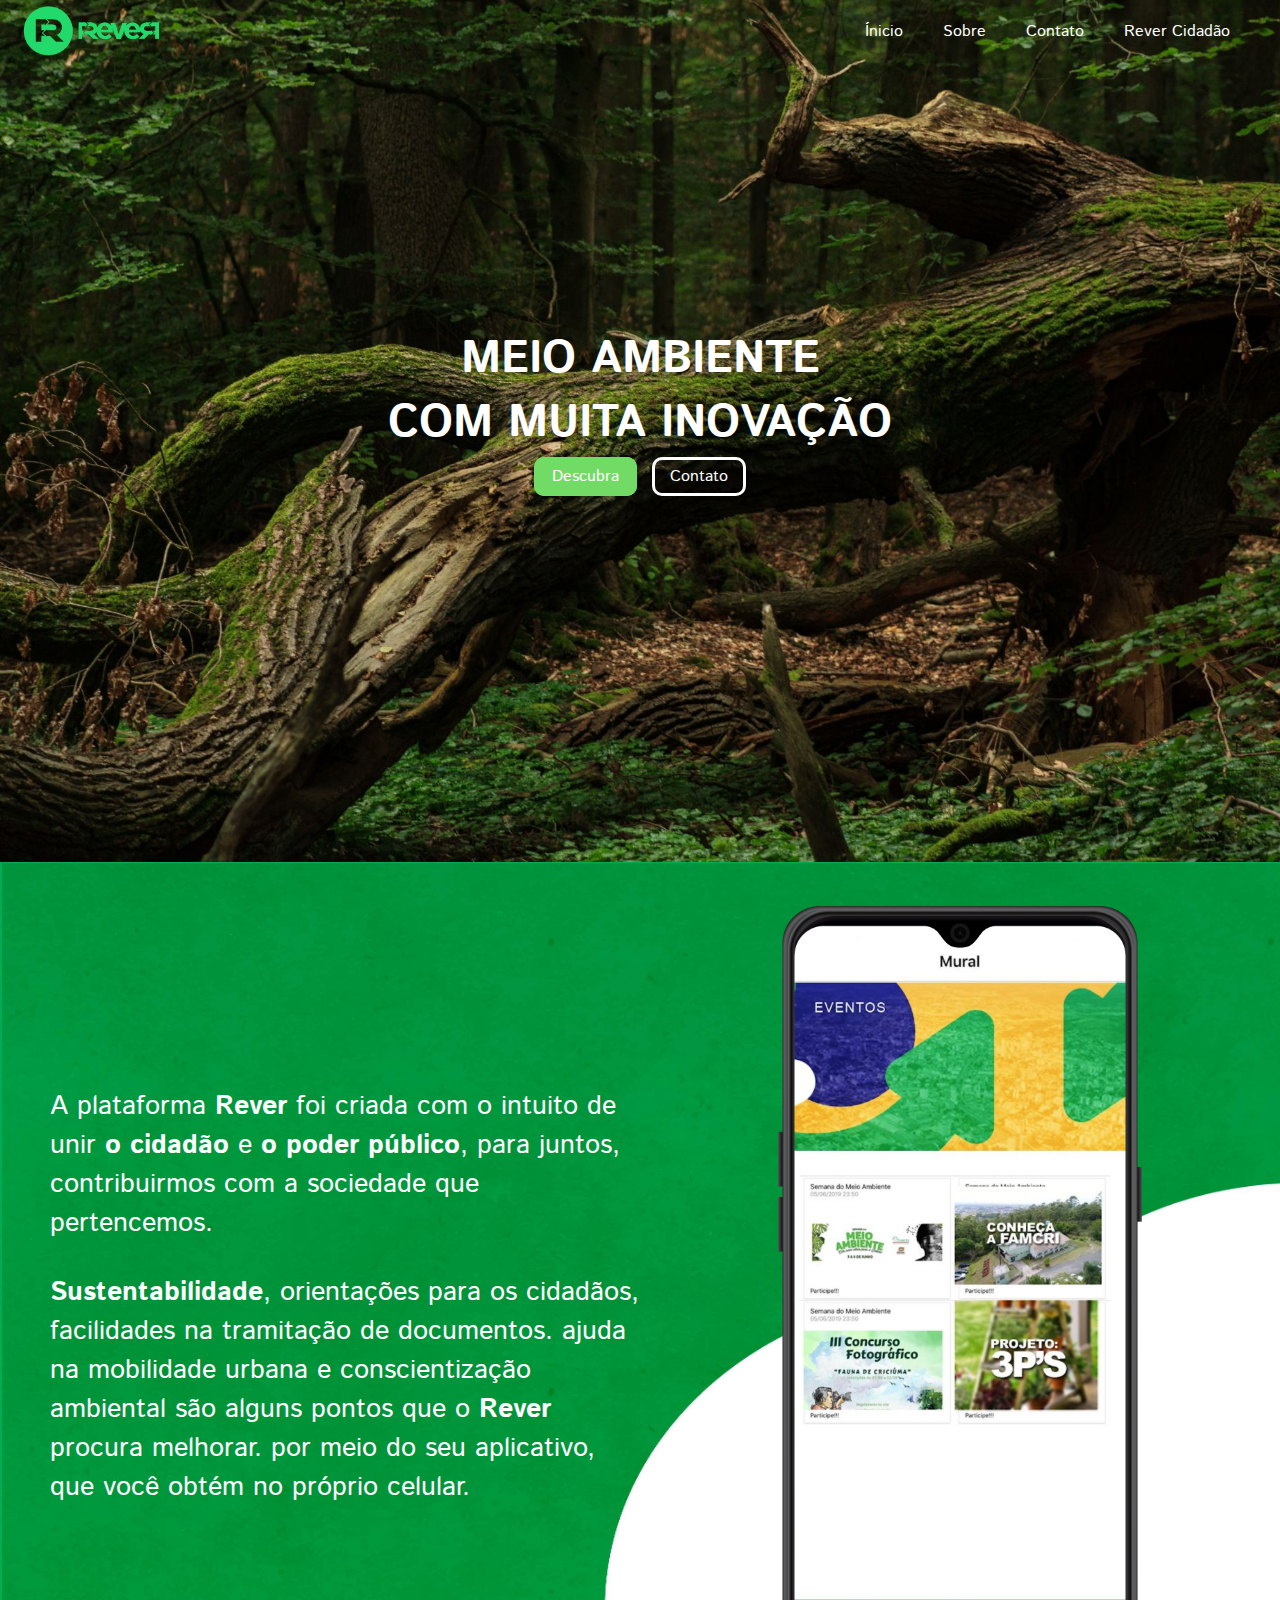
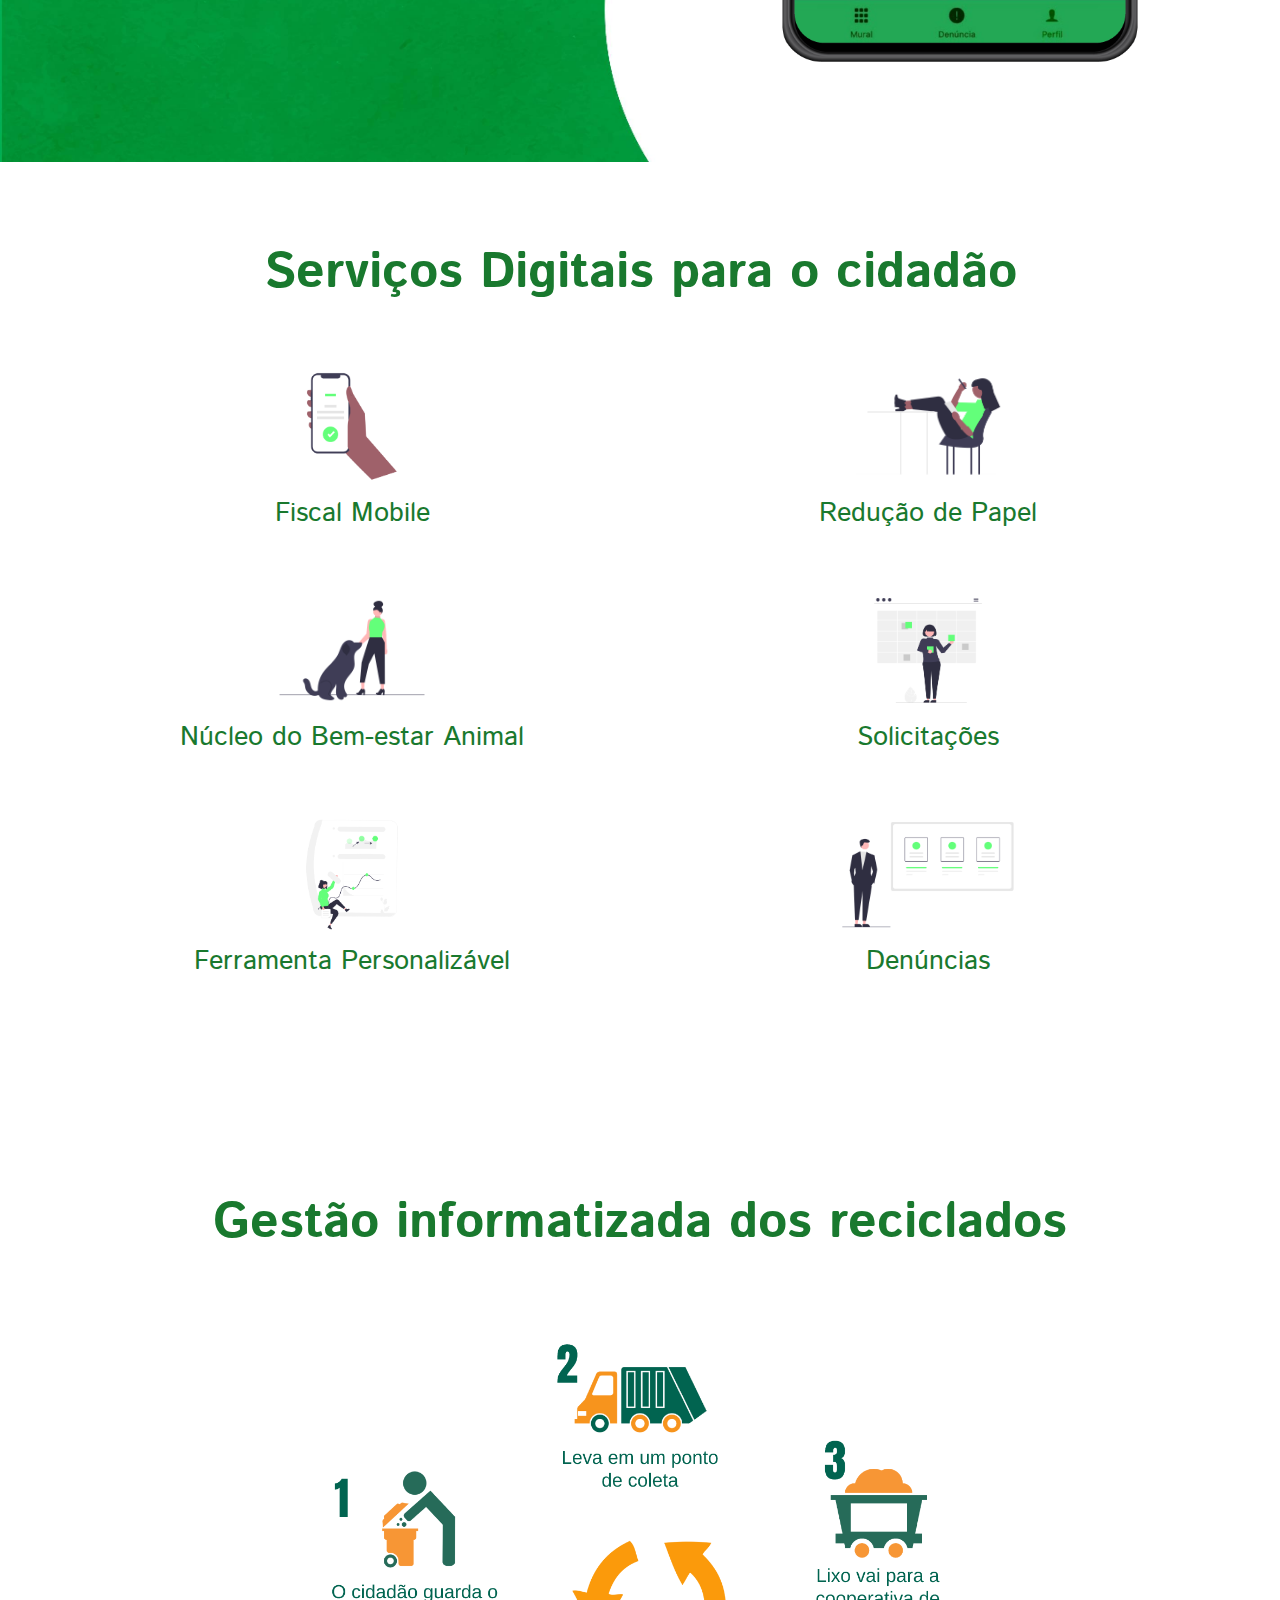
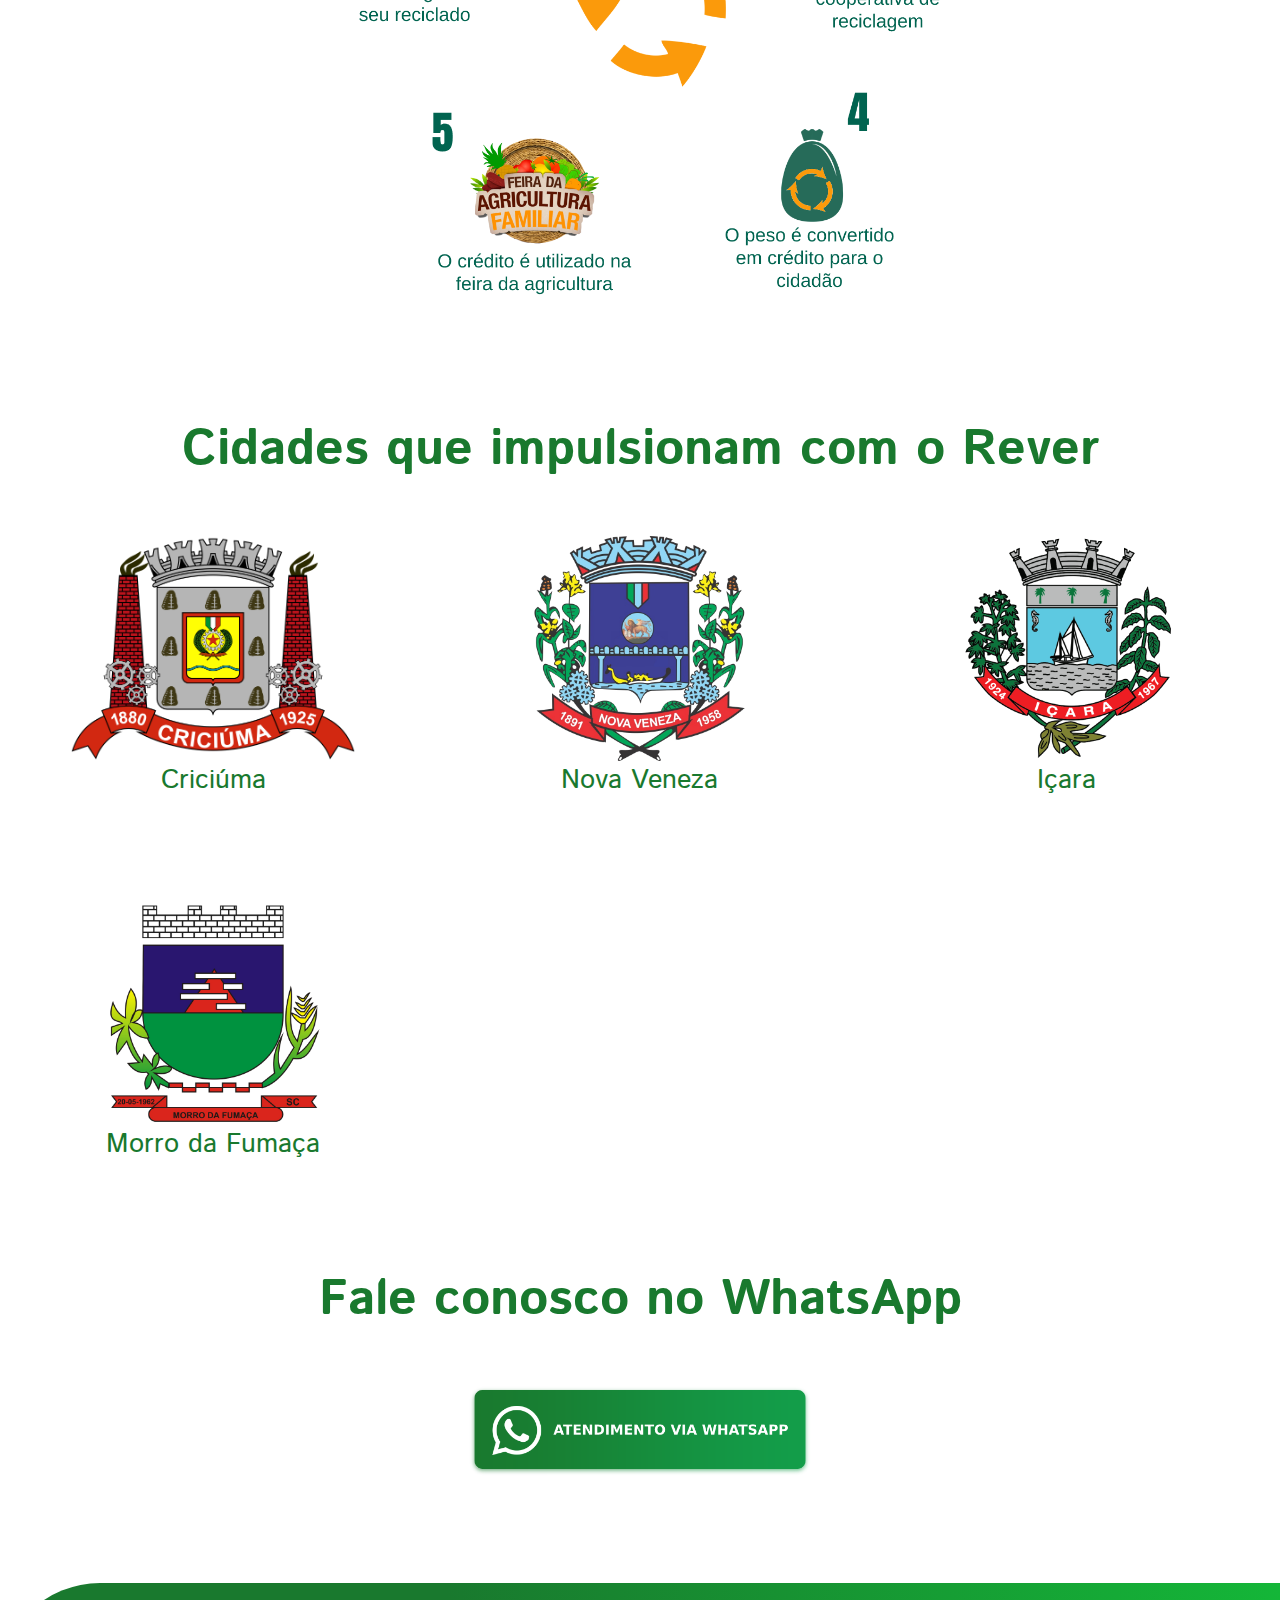
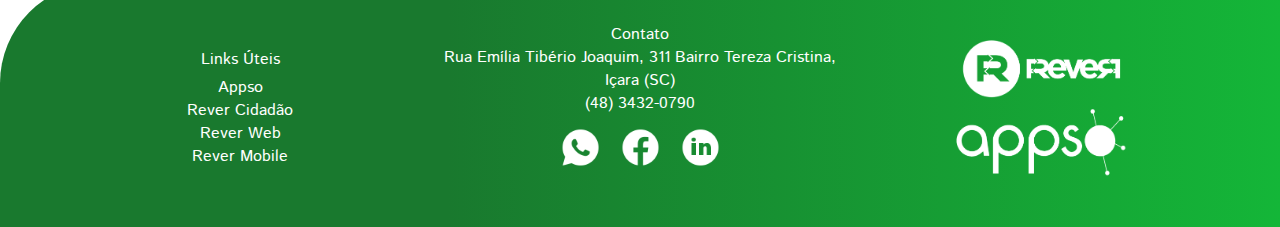
<file: rever/index.html>
<!DOCTYPE html>
<html lang="pt-br">
<head>
    <meta charset="UTF-8">
    <meta http-equiv="X-UA-Compatible" content="IE=edge">
    <meta name="viewport" content="width=device-width, initial-scale=1.0">
    <title>Rever</title>
    <link rel="stylesheet" href="css/default.css">
    <link rel="stylesheet" href="css/index.css">
    <link rel="shortcut icon" href="icons/favicon.ico" type="image/x-icon">
    <!-- Fonts -->
    <link rel="preconnect" href="https://fonts.googleapis.com">
    <link rel="preconnect" href="https://fonts.gstatic.com" crossorigin>
    <link href="https://fonts.googleapis.com/css2?family=Istok+Web:wght@700&display=swap" rel="stylesheet">
    <!-- Otimização de mecanismos de pesquisa -->
    <title>Rever - Aplicativo de Gestão Ambiental.</title>
    <meta name="description" content="O aplicativo REVER é uma plataforma digital na qual você poderá acompanhar dicas, dar sugestões, fazer denúncias e ficar por dentro de tudo que acontece em relação às questões ambientais."/>
    <meta name="robots" content="follow, index, max-snippet:-1, max-video-preview:-1, max-image-preview:large"/>
    <link rel="canonical" href="http://appsotecnologia.com.br/rever/index.html"/>
    <meta property="og:locale" content="pt_BR" />
    <meta property="og:type" content="website" />
    <meta property="og:title" content="Rever - Aplicativo de Gestão Ambiental." />
    <meta property="og:description" content="O aplicativo REVER é uma plataforma digital na qual você poderá acompanhar dicas, dar sugestões, fazer denúncias e ficar por dentro de tudo que acontece em relação às questões ambientais." />
    <meta property="og:url" content="http://appsotecnologia.com.br/rever/index.html" />
    <meta property="og:site_name" content="Rever" />
    <meta property="og:updated_time" content="2022-11-18T00:00:00-00:00" />
    <meta property="article:published_time" content="2022-11-18T00:00:00-00:00" />
    <meta property="article:modified_time" content="2022-11-18T00:00:00-00:00" />
    <meta name="twitter:card" content="summary_large_image" />
    <meta name="twitter:title" content="Rever - Aplicativo de Gestão Ambiental." />
    <meta name="twitter:description" content="O aplicativo REVER é uma plataforma digital na qual você poderá acompanhar dicas, dar sugestões, fazer denúncias e ficar por dentro de tudo que acontece em relação às questões ambientais." />
    <meta name="twitter:label1" content="Written by" />
    <meta name="twitter:data1" content="tuiuiu_dev" />
    <meta name="twitter:label2" content="Time to read" />
    <meta name="twitter:data2" content="Less than a minute" />
</head>
<body>
    <header class="cabecalho">
        <nav>
            <div>
                <img src="./icons/rever-logo.png" alt="Logo do rever" />
            </div>
            <ul class="menu">
                <li><a href="../index.html">Ínicio</a></li>
                <li><a href="#sobre">Sobre</a></li>
                <li><a href="#contato">Contato</a></li>
                <li><a href="https://revercidadao.appsotecnologia.com.br/">Rever Cidadão</a></li>
            </ul>
            <button class="menu-mobile-button">≡</button>
        </nav>
        <ul class="menu-mobile">
            <li><a href="../index.html">Ínicio</a></li>
            <li><a href="#sobre">Sobre</a></li>
            <li><a href="#contato">Contato</a></li>
            <li><a href="https://revercidadao.appsotecnologia.com.br/">Rever Cidadão</a></li>
        </ul>
    </header>
    <main>
        <article class="apresentacao"> <!-- Introdução -->
            <section class="titulo">
                <h1>MEIO AMBIENTE</h1>
                <h1>COM MUITA INOVAÇÃO</h1>
                <div class="botoes">
                    <a class="botao-descubra" href="#sobre">Descubra</a>
                    <a class="botao-contato" href="#contato">Contato</a>
                </div>  
            </section>
        </article>
        <article class="sobre-plataforma" id="sobre"> <!-- Sobre a plataforma -->
            <section class="sobre-plataforma-p">
                <p>A plataforma <strong>Rever</strong> foi criada com o intuito de unir <strong>o cidadão</strong> e <strong>o poder público</strong>, para juntos, contribuirmos com a sociedade que pertencemos.</p>
                <p><strong>Sustentabilidade</strong>, orientações para os cidadãos, facilidades na tramitação de documentos. ajuda na mobilidade urbana e conscientização ambiental são alguns pontos que o <strong>Rever</strong> procura melhorar. por meio do seu aplicativo, que você obtém no próprio celular.</p>
            </section>
            <section class="sobre-plataforma-img">
                <img src="imagens/celular-app-rever.png" alt="">
            </section>
        </article>
        <article class="servicos"> <!-- Serviços Digitais para o cidadão -->
            <section>
                <h1 class="titulo-servico">Serviços Digitais para o cidadão</h1>
            </section>
            <section class="servicos-lista">
                <div>
                    <img src="imagens/fiscal.png" alt="">
                    <p>Fiscal Mobile</p>
                </div>
                <div>
                    <img src="imagens/reducao.png" alt="">
                    <p>Redução de Papel</p>
                </div>
                <div>
                    <img src="imagens/animal.png" alt="">
                    <p>Núcleo do Bem-estar Animal</p>
                </div>
                <div>
                    <img src="imagens/solicitacao.png" alt="">
                    <p>Solicitações</p>
                </div>
                <div>
                    <img src="imagens/ferramenta.png" alt="">
                    <p>Ferramenta Personalizável</p>
                </div>
                <div>
                    <img src="imagens/denuncia.png" alt="">
                    <p>Denúncias</p>
                </div>
            </section>
        </article>
        <article class="reciclados"> <!-- Reciclados -->
            <section>
                <h1 class="titulo-servico">Gestão informatizada dos reciclados</h1>
            </section>
            <section>
                <img src="imagens/reciclados-resized.png" alt="Processo de gestão informatizada de crédito dos reciclados">
            </section>
            <div class="reciclados-mobile">
                <img src="imagens/gestao-reciclaveis/Mobile-1.png" alt="">
                <img src="imagens/gestao-reciclaveis/Mobile-2.png" alt="">
                <img src="imagens/gestao-reciclaveis/Mobile-3.png" alt="">
                <img src="imagens/gestao-reciclaveis/Mobile-4.png" alt="">
                <img src="imagens/gestao-reciclaveis/Mobile-5.png" alt="">
            </div>
        </article>
        <article class="parceiros"> <!-- Parceiros -->
            <section>
                <h1 class="titulo-servico">Cidades que impulsionam com o Rever</h1>
            </section>
            <section class="parceiros-lista">
                <div>
                    <img src="imagens/criciuma.png" alt="">
                    <p>Criciúma</p>
                </div>
                <div>
                    <img src="imagens/novaveneza-remaster.png" alt="">
                    <p>Nova Veneza</p>
                </div>
                <div>
                    <img src="imagens/icara.png" alt="">
                    <p>Içara</p>
                </div>
                <div>
                    <img src="imagens/morrofumaca.png" alt="">
                    <p>Morro da Fumaça</p>
                </div>
            </section>
        </article>
        <article class="contato"> <!-- Contato -->
            <section>
                <h1 class="titulo-servico">Fale conosco no WhatsApp</h1>
            </section>
            <section class="contato-divisao" id="contato">
                    <a href="https://wa.me/+5548988145971" target="_blank"><img src="icons/botao-whatsapp.png" alt="Botão WhatsApp"></a>
            </section>
        </article>
    </main>
    <footer>
        <!-- <p>© 2022 Appso Tecnologia. Todos os direitos reservados</p> --> 
        <section class="links-uteis">
            <p>Links Úteis</p>
            <a href="http://appsotecnologia.com.br/" target="_blank">Appso</a>
            <a href="https://revercidadao.appsotecnologia.com.br/" target="_blank">Rever Cidadão</a>
            <a href="https://rever.appsotecnologia.com.br/" target="_blank">Rever Web</a>
            <a href="https://play.google.com/store/apps/details?id=br.com.appsotecnologia.appsoapp&hl=pt_BR&gl=US" target="_blank">Rever Mobile</a>
        </section>
        <section>
            <p>Contato</p>
            <p>Rua Emília Tibério Joaquim, 311 Bairro Tereza Cristina, Içara (SC)</p>
            <p>(48) 3432-0790</p>
            <section class="footer-social">
                <a href="https://wa.me/+5548988145971" target="_blank"><img src="icons/whatsapp-480.png" alt="WhatsApp"></a>
                <a href="https://www.facebook.com/appsotecnologia" target="_blank"><img src="icons/facebook-480.png" alt="Facebook"></a>
                <a href="https://br.linkedin.com/company/appso-tecnologia-ltda" target="_blank"><img src="icons/linkedin-480.png" alt="Linkedin"></a>
            </section>     
        </section>
        <section class="footer-logo">
            <img src="icons/rever-logo-white.png" alt="Rever Logo">
            <img src="icons/appso-white.png" alt="Appso Tecnologia Logo">
        </section>
    </footer>
    <script src="script.js"></script>
</body>
</html>
</file>
<file: rever/css/default.css>
:root {
    --verde-appso: rgb(114, 219, 101);
}

.menu-mobile {
    display: none;
}

.menu-mobile li a {
    display: none;
    color: rgb(255, 255, 255); 
}

.menu-mobile-button {
    display: none;
}

@media only screen and (max-width: 700px) {
    .menu li a {
        display: none !important;
    }

    .menu-mobile {
        display: flex;
        flex-direction: column;
        place-items: center; 
        transition: all 0.3s ease-in-out;
    }

    .menu-mobile-button {
        display: block;
        color: var(--verde-appso);
        background: none;
        border: none;
        font-size: 40px;
        margin-right: 20px;
    }
}

/* Ao aumentar e diminuir a tela o menu some e aparece */
@media only screen and (min-width: 699px) {

    .menu-mobile li a {   
        display: none;
    }

    .menu-mobile li {
        display: none;
    }

    .menu-mobile {
        display: none;
    }
}

.cabecalho{
    position: relative;
    background-color: none;
    z-index: 10;
}

.cabecalho nav{
    display: flex;
    align-content: space-between;
}

.cabecalho nav div {
    display: flex;
    margin: 0 0;
    padding-left: 15px;
}

.cabecalho nav img{
    width: 150px;
}

.cabecalho ul{
    position: absolute;
    right: 30px;
    display: flex;
    list-style: none;
    align-self: center;
}

.cabecalho a{
    text-decoration: none;
    color: white;
    padding: 10px 20px;
}

.cabecalho a:hover{
    background-color: var(--verde-appso);
    
}

main{
    position: relative;
    top: -100px;
    z-index: 5;
}

@media only screen and (max-width: 500px) {

    .cabecalho a{
        text-decoration: none;
        color: white;
        padding: 10px 10px;
    }
}
</file>
<file: rever/css/index.css>
/* Configurações Iniciais */
:root {
    --verde-appso: rgb(114, 219, 101);
}

* {
    padding: 0;
    margin: 0 auto;
    font-family: 'Istok Web', sans-serif;
}

body{
    background-color: rgb(255, 255, 255);
}

/* Página Inicial */
.apresentacao {
    display: grid;
    place-items: center;
    background-image: url(../imagens/tree-resized.jpg);
    background-size: cover;
    height: 100vh;
}

.titulo {
    display: grid;
    place-items: center;
}

.titulo h1 { 
    color: white;
    font-size: 5vh;
    font-family: 'Istok Web';
    font-style: normal;
    font-weight: 700;
    font-display: swap;
    src: url(https://fonts.gstatic.com/s/istokweb/v20/3qTqojGmgSyUukBzKslhvU5q9GMVUBc.woff2) format('woff2');
    unicode-range: U+0460-052F, U+1C80-1C88, U+20B4, U+2DE0-2DFF, U+A640-A69F, U+FE2E-FE2F;
    text-align: center;
}

.botoes{
    padding: 10px 0;
}

.botao-descubra {
    text-decoration: none;
    color: white;
    border-style: solid;
    border-color: var(--verde-appso);
    background-color: var(--verde-appso);
    margin: 5px;
    padding: 5px 15px;
    border-radius: 10px;
}

.botao-contato {
    text-decoration: none;
    color: white;
    border-style: solid;
    margin: 5px;
    padding: 5px 15px;
    border-radius: 10px;
}

@media only screen and (max-width: 450px) {
    .titulo h1 { 
        font-size: 3vh;
        text-align: center;
    }   
}

@media only screen and (max-width: 250px) {
    .botao-contato{
        margin: 100px 0;
    } 

    .botao-descubra{
        margin: 100px 0;
    }

    .titulo h1 { 
        font-size: 2vh;
    }   
}

@media only screen and (max-width: 210px) {
    .titulo h1 { 
        font-size: 12px;
    }

    .botoes{
        display: grid;
        grid-template-columns: 1fr;
        padding: 10px;
    }
    .botao-contato{
        margin: 10px;
    } 

    .botao-descubra{
        margin: 10px;
    }
}


/* Sobre */
.sobre-plataforma {
    display: grid;
    grid-template-columns: 1fr 1fr;
    background-image: url(../imagens/paper-white-green.jpg);
    background-size: cover;
    height: 100vh;
}

.sobre-plataforma-p {
    display: grid;
    place-content: center;
    padding: 0 0 0 50px;
    color: white;
    font-size: 3vh;
}

.sobre-plataforma-p p {
    padding: 0 0 30px 0;
}

.sobre-plataforma-p div{
    padding: 0 0 25px 0;
}


.sobre-plataforma-img img {
    display: grid;
    justify-self: end;
    height: 85vh;
    padding: 40px 0;
}

@media only screen and (max-width: 970px) {
    .sobre-plataforma {
        grid-template-columns: 1fr;
    }

    .sobre-plataforma-p {
        padding: 0 20px;
    }
    
    
    .sobre-plataforma-p {
        padding: 30px 0 0 0;
        font-size: 25px;
    }

    .sobre-plataforma-p p {
        padding: 0 20px;
    }

    .sobre-plataforma-p div {
        padding: 0 20px;
    }
    

    .sobre-plataforma-img {
        display: grid;
        place-items: center;
    }


    .sobre-plataforma-img img {
        height: 55vh;
    }

}

@media only screen and (max-width: 550px) {
    .sobre-plataforma-p {
        font-size: 20px;
    }

    .sobre-plataforma-img img {
        height: 40vh;
    }
}

@media only screen and (max-width: 450px) {
    .sobre-plataforma-p {
        font-size: 17px;
    }

    .sobre-plataforma-img img {
        height: 35vh;
    }
}

@media only screen and (max-width: 350px) {
    
    .sobre-plataforma {
        padding: 0;
    }

    .sobre-plataforma-p p{
        font-size: 15px;
    }

    .sobre-plataforma-p div{
        font-size: 15px;
    }

}

@media only screen and (max-width: 200px) {

    .sobre-plataforma-p p{
        font-size: 8px;
    }

    .sobre-plataforma-p div{
        font-size: 8px;
    }

    .sobre-plataforma-img img {
        height: 23vh;
    }
}

@media only screen and (max-width: 150px) {

    .sobre-plataforma-p{
        width: 10px;
    }

    .sobre-plataforma-img img {
        height: 15vh;
    }

}

/* Serviços Digitais */
.titulo-servico {
    text-align: center;
    font-size: 50px;
    padding: 0 0 50px 0;
    color: rgb(25, 121, 46);
}

.servicos {
    padding: 100px 0;
    font-size: 3vh;
    background-color: white;
    background-size: cover;
    height: 90vh;
    width: 90vw;
    color: rgb(25, 121, 46);
}

.servicos-lista {
    display: grid;
    place-items: center;
    grid-template-columns: repeat(3, 1fr);
}

.servicos-lista div {
    display: grid;
    place-items: center;
    padding: 0 0 50px;
}

.servicos-lista div p{
    text-align: center;
}

.servicos-lista div img {
    height: 25vh;
}

@media screen and (max-width: 1300px){
    .servicos {
        padding: 75px 0 120px 0;
    }

    .servicos-lista {
        grid-template-columns: repeat(2, 1fr);
    } 
    .servicos-lista div img{
        height: 15vh;   
    }

    
}

@media screen and (min-width: 0px) and (max-width: 600px) {
    .titulo-servico {
        text-align: center;
        font-size: 25px;
        padding: 20px 25px 50px 25px;
        color: rgb(25, 121, 46);
    }
    
    .servicos {
        padding: 50px 0 800px 0;
    }
    
    .servicos-lista {
        grid-template-columns: 1fr;
    }
}

@media screen and (min-width: 0px) and (max-width: 300px){
    .servicos-lista div img {
        height: 10vh;
    }

    .servicos-lista div p {
        font-size: 10px;
    }


}

/* Benefícios */
.beneficios{
    background-image: url(../imagens/green-paper.jpg);
    background-size: cover;
    height: 100vh;
}

.beneficios-titulo{
    display: grid;
    place-items: center;
    padding: 50px 0 0 0;
}

.beneficios-titulo-img{
    display: inline-flex;
}

.beneficios-titulo-img img{
    height: 10vh;
}

.beneficios-titulo-img h1{
    display: grid;
    place-items: center;
    color: white;
    font-size: 8vh;
}

.beneficios-processo{
    padding: 20px 0 0 0;
    display: grid;
    place-items: center;
    color: white;
}

.planet{
    width: 100vh;
}

@media screen and (min-width: 0px) and (max-width: 1650px){
    .beneficios-titulo-img h1{
        text-align: center;
    }
}

@media screen and (min-width: 0px) and (max-width: 1000px){
    .beneficios{
        margin: 200px 0 0 0;
    }

    .beneficios-titulo-img h1{
        font-size: 25px;
        padding: 0 10px 50px 10pxs;
    }

    .planet{
        width: 70vh;
    }

}

@media screen and (max-width: 650px){

    .beneficios{
        height: 60vh;
    }

    .planet{
        width: 40vh;
    }

    .beneficios-titulo-img img{
        height: 5vh;
    }

    .beneficios-titulo-img h1{
        font-size: 15px;
        padding: 0 10px 50px 10px;
    }

    .beneficios-processo div h2{
        font-size: 12px;
    }

    .beneficios-processo div ul li{
        font-size: 10px;
    }    

}

@media screen and (max-width: 400px){
    .planet{
        width: 20vh;
    }
}

/* Gestão dos Reciclados*/
.reciclados section{
    display: grid;
    place-items: center;
    padding: 20px 0 0 0;
}

.reciclados section img{
    height: 75vh;
    padding: 0 0 100px 0;
}

.reciclados-mobile{
    display: none;
}

@media screen and (max-width: 1400px){
    .reciclados section img{
        height: 65vh;
        padding: 0 0 100px 0;
    }
}

@media screen and (max-width: 1050px){
    .reciclados section img{
        height: 50vh;
        padding: 0 0 100px 0;
    }
}

@media screen and (max-width: 750px){
    .reciclados section img{
        height: 45vh;
        padding: 0 0 100px 0;
    }
}

@media screen and (max-width: 500px){
    .reciclados section img{
        display: none;
    }

    .reciclados-mobile{
        display: grid;
    }

    .reciclados-mobile img{
        padding: 20px 0;
        height: 30vh;
    }
}

/* Parceiros */
.parceiros-lista{
    display: grid;
    place-items: center;
    grid-template-columns: repeat(3, 1fr);
}

.parceiros-lista div{
    display: grid;
    place-items: center;
    padding: 0 0 100px 0;
}

.parceiros-lista div img {
    height: 25vh;
}

.parceiros-lista div p{
    font-size: 3vh;
    color: rgb(25, 121, 46);
    text-align: center;
}

@media screen and (max-width: 1150px){

    .parceiros-lista {
        grid-template-columns: repeat(2, 1fr);
    }
    .parceiros-lista div{
        padding: 30px;
    } 
    .parceiros-lista div img{
        height: 15vh;   
    }
}

@media screen and (min-width: 0px) and (max-width: 500px) {
    
    .parceiros-lista div{
        padding: 0 0 40px 0;
    }

    .parceiros-lista {
        grid-template-columns: 1fr;
    }

}

@media screen and (min-width: 0px) and (max-width: 300px){
    .parceiros-lista div img {
        height: 10vh;
    }

    .parceiros-lista div p {
        font-size: 10px;
    }
}

/* Contato */
.contato-divisao{
    display: grid;
    place-items: center;
}

.contato-divisao img{
    height: 10vh;
}

/* Rodapé */
footer {
    display: grid;
    grid-template-columns: 1fr 1fr 1fr;
    place-items: center;
    background-color: rgb(25, 121, 46);
    background: linear-gradient(90deg, rgba(25,121,46,1) 0%, rgba(25,121,46,1) 35%, rgba(20,182,56,1) 100%);
    /* background-image: url(../imagens/green-paper.jpg); */
    background-size: cover;
    border-radius: 100px 0 0 0;  
    color: white;
    text-align: center;
    padding: 40px;
}

.links-uteis p{
    padding: 5px;
}

.links-uteis a{
    display: block;
    text-decoration: none;
    color: White;
    transition: 0.5s;
}

.links-uteis a:hover{
    transition: 0.5s;
    color: rgb(92, 255, 146);
}

.footer-social{
    padding: 10px;
}

.footer-social a img{
    height: 5vh;
    padding: 0 5px;
}

.footer-logo{
    display: grid;
    grid-template-columns: 1fr;
}

.footer-logo img{
    height: 8vh;
}


@media screen and (max-width: 1150px){

    footer {
        grid-template-columns: repeat(2, 1fr);
    }

    footer section {
        padding: 25px;
    }

}

@media screen and (min-width: 0px) and (max-width: 500px) {

    footer {
        grid-template-columns: 1fr;
    }

}
</file>
